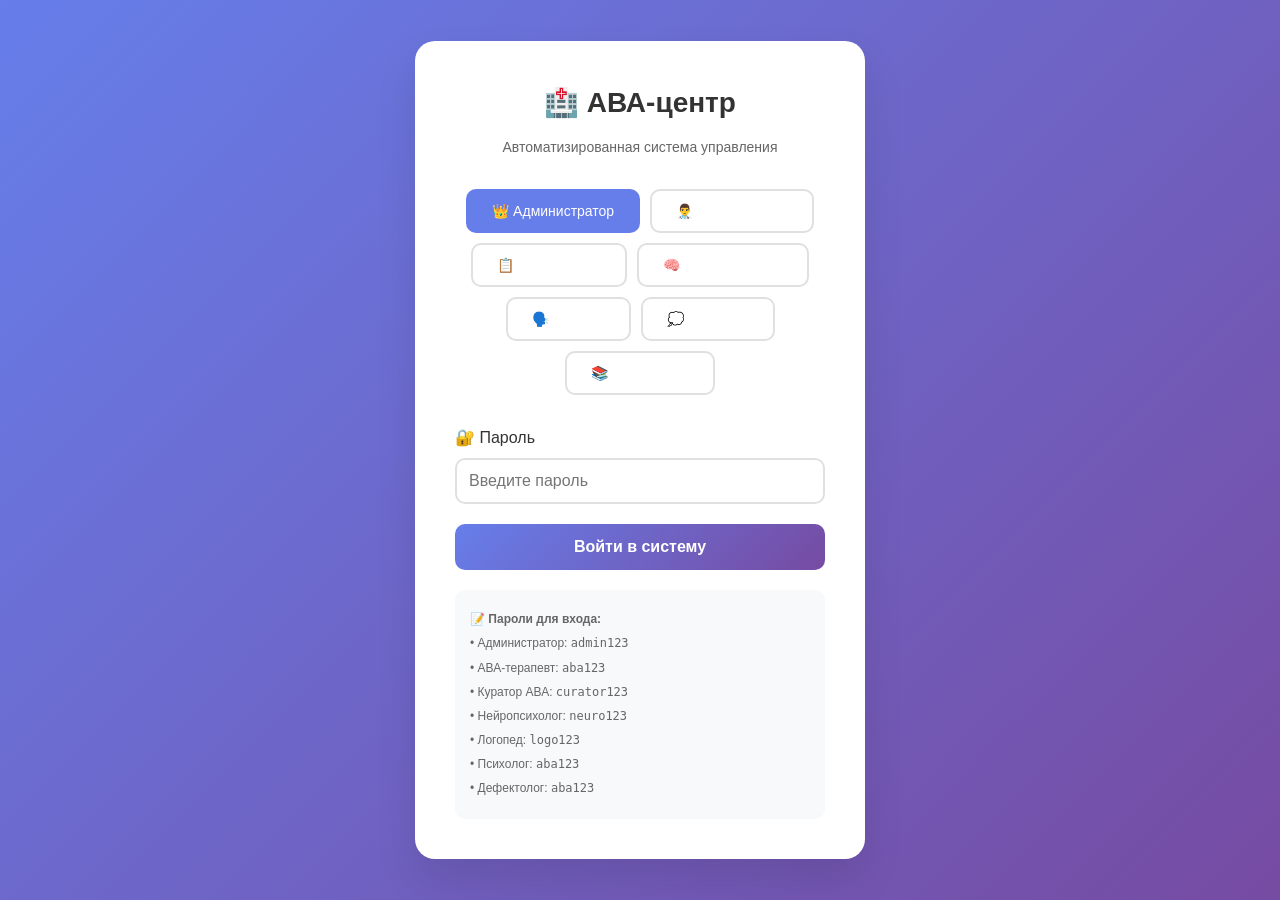
<file: index.html>
﻿<!DOCTYPE html>
<html lang="ru">
<head>
    <meta charset="UTF-8">
    <meta name="viewport" content="width=device-width, initial-scale=1.0">
    <title>АВА-центр - Вход в систему</title>
    <link rel="stylesheet" href="style.css">
    <style>
        body {
            font-family: 'Segoe UI', Tahoma, Geneva, Verdana, sans-serif;
            background: linear-gradient(135deg, #667eea 0%, #764ba2 100%);
            min-height: 100vh;
            display: flex;
            justify-content: center;
            align-items: center;
            margin: 0;
            padding: 20px;
        }
        .login-container {
            background: white;
            border-radius: 20px;
            box-shadow: 0 20px 40px rgba(0,0,0,0.1);
            padding: 40px;
            width: 100%;
            max-width: 450px;
        }
        .login-header { text-align: center; margin-bottom: 30px; }
        .login-header h1 { color: #333; font-size: 28px; margin-bottom: 10px; }
        .login-header p { color: #666; font-size: 14px; }
        .role-buttons { display: flex; flex-wrap: wrap; gap: 10px; margin-bottom: 30px; justify-content: center; }
        .role-btn { padding: 12px 24px; border: 2px solid #e0e0e0; background: white; border-radius: 10px; cursor: pointer; font-size: 14px; transition: all 0.3s; }
        .role-btn:hover { border-color: #667eea; background: #f8f9ff; }
        .role-btn.active { background: #667eea; border-color: #667eea; color: white; }
        .password-input { margin-bottom: 20px; }
        .password-input label { display: block; margin-bottom: 8px; color: #333; font-weight: 500; }
        .password-input input { width: 100%; padding: 12px; border: 2px solid #e0e0e0; border-radius: 10px; font-size: 16px; }
        .password-input input:focus { outline: none; border-color: #667eea; }
        .login-btn { width: 100%; padding: 14px; background: linear-gradient(135deg, #667eea 0%, #764ba2 100%); color: white; border: none; border-radius: 10px; font-size: 16px; font-weight: bold; cursor: pointer; transition: transform 0.2s; }
        .login-btn:hover { transform: translateY(-2px); }
        .error-message { color: #e74c3c; font-size: 14px; margin-top: 15px; text-align: center; display: none; }
        .info { margin-top: 20px; padding: 15px; background: #f8f9fa; border-radius: 10px; font-size: 12px; color: #666; }
        .info p { margin: 5px 0; }
    </style>
</head>
<body>
    <div class="login-container">
        <div class="login-header">
            <h1>🏥 АВА-центр</h1>
            <p>Автоматизированная система управления</p>
        </div>
        <div class="role-buttons">
            <button class="role-btn" data-role="admin">👑 Администратор</button>
            <button class="role-btn" data-role="aba_терапевт">👨‍⚕️ АВА-терапевт</button>
            <button class="role-btn" data-role="куратор_ава">📋 Куратор АВА</button>
            <button class="role-btn" data-role="нейропсихолог">🧠 Нейропсихолог</button>
            <button class="role-btn" data-role="логопед">🗣️ Логопед</button>
            <button class="role-btn" data-role="психолог">💭 Психолог</button>
            <button class="role-btn" data-role="дефектолог">📚 Дефектолог</button>
        </div>
        <div class="password-input">
            <label>🔐 Пароль</label>
            <input type="password" id="password" placeholder="Введите пароль">
        </div>
        <button class="login-btn" onclick="login()">Войти в систему</button>
        <div class="error-message" id="errorMessage">Неверный пароль. Попробуйте снова.</div>
        <div class="info">
            <p><strong>📝 Пароли для входа:</strong></p>
            <p>• Администратор: <code>admin123</code></p>
            <p>• АВА-терапевт: <code>aba123</code></p>
            <p>• Куратор АВА: <code>curator123</code></p>
            <p>• Нейропсихолог: <code>neuro123</code></p>
            <p>• Логопед: <code>logo123</code></p>
            <p>• Психолог: <code>aba123</code></p>
            <p>• Дефектолог: <code>aba123</code></p>
        </div>
    </div>
    <script>
        const rolePasswords = {
            'admin': 'admin123',
            'aba_терапевт': 'aba123',
            'куратор_ава': 'curator123',
            'нейропсихолог': 'neuro123',
            'логопед': 'logo123',
            'психолог': 'aba123',
            'дефектолог': 'aba123'
        };
        let selectedRole = 'admin';
        document.querySelectorAll('.role-btn').forEach(btn => {
            btn.addEventListener('click', function() {
                document.querySelectorAll('.role-btn').forEach(b => b.classList.remove('active'));
                this.classList.add('active');
                selectedRole = this.dataset.role;
            });
        });
        function login() {
            const password = document.getElementById('password').value;
            const errorDiv = document.getElementById('errorMessage');
            const storedPassword = localStorage.getItem(`password_${selectedRole}`);
            const validPassword = storedPassword || rolePasswords[selectedRole];
            if (validPassword === password) {
                localStorage.setItem('currentUser', JSON.stringify({
                    id: selectedRole === 'admin' ? 8 : (selectedRole === 'aba_терапевт' ? 1 : (selectedRole === 'куратор_ава' ? 3 : (selectedRole === 'нейропсихолог' ? 4 : (selectedRole === 'логопед' ? 5 : (selectedRole === 'психолог' ? 6 : 7))))),
                    role: selectedRole,
                    name: selectedRole === 'admin' ? 'Администратор' : (selectedRole === 'aba_терапевт' ? 'АВА-терапевт' : (selectedRole === 'куратор_ава' ? 'Куратор АВА' : (selectedRole === 'нейропсихолог' ? 'Нейропсихолог' : (selectedRole === 'логопед' ? 'Логопед' : (selectedRole === 'психолог' ? 'Психолог' : 'Дефектолог'))))),
                    loginTime: new Date().toISOString()
                }));
                window.location.href = 'dashboard.html';
            } else {
                errorDiv.style.display = 'block';
                setTimeout(() => { errorDiv.style.display = 'none'; }, 3000);
            }
        }
        document.getElementById('password').addEventListener('keypress', function(e) { if (e.key === 'Enter') login(); });
        document.querySelector('.role-btn').classList.add('active');
    </script>
</body>
</html>
</file>
<file: style.css>
﻿* {
    margin: 0;
    padding: 0;
    box-sizing: border-box;
}

body {
    font-family: -apple-system, BlinkMacSystemFont, 'Segoe UI', Roboto, 'Helvetica Neue', Arial, sans-serif;
    background: #f5f7fa;
    color: #333;
    line-height: 1.6;
}

/* Мобильная адаптация */
@media (max-width: 768px) {
    body {
        font-size: 14px;
    }
    
    .header {
        padding: 10px 15px !important;
        flex-direction: column;
        text-align: center;
    }
    
    .logo h1 {
        font-size: 20px !important;
    }
    
    .nav {
        padding: 10px !important;
        overflow-x: auto;
        white-space: nowrap;
        -webkit-overflow-scrolling: touch;
    }
    
    .nav a {
        display: inline-block;
        padding: 8px 12px !important;
        font-size: 13px !important;
    }
    
    .container {
        padding: 15px !important;
    }
    
    .card {
        padding: 15px !important;
        margin-bottom: 15px !important;
    }
    
    .filters {
        flex-direction: column;
        gap: 10px !important;
    }
    
    .filters select, .filters input {
        width: 100%;
    }
    
    table {
        font-size: 12px;
    }
    
    th, td {
        padding: 8px !important;
    }
    
    .stats-grid, .dashboard-stats {
        grid-template-columns: 1fr 1fr !important;
        gap: 10px !important;
    }
    
    .big-stat-number {
        font-size: 28px !important;
    }
    
    .modal-content {
        width: 95% !important;
        margin: 10px !important;
        padding: 20px !important;
    }
    
    .export-buttons {
        flex-direction: column;
    }
    
    .export-buttons button {
        width: 100%;
    }
}

/* Планшеты */
@media (min-width: 769px) and (max-width: 1024px) {
    .container {
        padding: 20px;
    }
    
    .stats-grid {
        grid-template-columns: repeat(2, 1fr);
    }
}

/* Десктоп */
@media (min-width: 1025px) {
    .container {
        max-width: 1400px;
        margin: 0 auto;
        padding: 30px;
    }
}

/* Шапка */
.header {
    background: white;
    box-shadow: 0 2px 10px rgba(0,0,0,0.1);
    padding: 15px 30px;
    display: flex;
    justify-content: space-between;
    align-items: center;
    flex-wrap: wrap;
    gap: 15px;
    position: sticky;
    top: 0;
    z-index: 100;
}

.logo h1 {
    font-size: 24px;
    color: #667eea;
}

.logo p {
    font-size: 12px;
    color: #666;
}

.user-info {
    display: flex;
    align-items: center;
    gap: 20px;
    flex-wrap: wrap;
}

.user-name {
    font-weight: bold;
    color: #667eea;
}

.logout-btn, .settings-btn {
    padding: 8px 16px;
    border: none;
    border-radius: 8px;
    cursor: pointer;
    transition: all 0.3s;
}

.logout-btn {
    background: #e74c3c;
    color: white;
}

.settings-btn {
    background: #3498db;
    color: white;
}

.logout-btn:hover {
    background: #c0392b;
}

.settings-btn:hover {
    background: #2980b9;
}

/* Навигация */
.nav {
    background: white;
    padding: 10px 30px;
    border-bottom: 1px solid #e0e0e0;
    display: flex;
    flex-wrap: wrap;
    gap: 5px;
    position: sticky;
    top: 70px;
    z-index: 99;
    overflow-x: auto;
}

.nav a {
    padding: 8px 16px;
    color: #666;
    text-decoration: none;
    border-radius: 8px;
    transition: all 0.3s;
    white-space: nowrap;
}

.nav a:hover {
    background: #f0f0f0;
}

.nav a.active {
    background: #667eea;
    color: white;
}

/* Контейнер */
.container {
    max-width: 1400px;
    margin: 0 auto;
    padding: 30px;
}

/* Карточки */
.card {
    background: white;
    border-radius: 12px;
    padding: 20px;
    margin-bottom: 20px;
    box-shadow: 0 2px 8px rgba(0,0,0,0.05);
}

.card h2 {
    margin-bottom: 15px;
    color: #333;
    font-size: 20px;
    border-left: 4px solid #667eea;
    padding-left: 12px;
}

/* Таблицы */
.table-container {
    overflow-x: auto;
}

table {
    width: 100%;
    border-collapse: collapse;
}

th, td {
    padding: 12px;
    text-align: left;
    border-bottom: 1px solid #e0e0e0;
}

th {
    background: #f8f9fa;
    font-weight: 600;
    color: #555;
}

tr:hover {
    background: #fafafa;
}

/* Формы */
.form-group {
    margin-bottom: 15px;
}

.form-group label {
    display: block;
    margin-bottom: 5px;
    font-weight: 500;
    color: #555;
}

.form-group input,
.form-group select,
.form-group textarea {
    width: 100%;
    padding: 10px;
    border: 1px solid #ddd;
    border-radius: 8px;
    font-size: 14px;
    font-family: inherit;
}

.form-group textarea {
    resize: vertical;
    min-height: 80px;
}

/* Кнопки */
button, .btn {
    padding: 10px 20px;
    background: #667eea;
    color: white;
    border: none;
    border-radius: 8px;
    cursor: pointer;
    font-size: 14px;
    transition: all 0.3s;
}

button:hover, .btn:hover {
    background: #5a67d8;
    transform: translateY(-1px);
}

.btn-danger {
    background: #e74c3c;
}

.btn-danger:hover {
    background: #c0392b;
}

.btn-success {
    background: #27ae60;
}

.btn-success:hover {
    background: #229954;
}

.btn-warning {
    background: #f39c12;
}

.btn-warning:hover {
    background: #e67e22;
}

/* Фильтры */
.filters {
    display: flex;
    flex-wrap: wrap;
    gap: 15px;
    margin-bottom: 20px;
    padding: 15px;
    background: white;
    border-radius: 12px;
}

.filters select, .filters input {
    padding: 8px 12px;
    border: 1px solid #ddd;
    border-radius: 6px;
}

/* Поиск */
.search-box {
    display: flex;
    gap: 10px;
    margin-bottom: 20px;
}

.search-box input {
    flex: 1;
    padding: 12px;
    border: 1px solid #ddd;
    border-radius: 8px;
    font-size: 16px;
}

/* Уведомления */
.alert {
    padding: 12px 16px;
    border-radius: 8px;
    margin-bottom: 20px;
}

.alert-success {
    background: #d4edda;
    color: #155724;
    border: 1px solid #c3e6cb;
}

.alert-error {
    background: #f8d7da;
    color: #721c24;
    border: 1px solid #f5c6cb;
}

.alert-info {
    background: #d1ecf1;
    color: #0c5460;
    border: 1px solid #bee5eb;
}

/* Модальные окна */
.modal {
    display: none;
    position: fixed;
    top: 0;
    left: 0;
    width: 100%;
    height: 100%;
    background: rgba(0,0,0,0.5);
    justify-content: center;
    align-items: center;
    z-index: 1000;
}

.modal-content {
    background: white;
    border-radius: 12px;
    padding: 30px;
    max-width: 500px;
    width: 90%;
    max-height: 80vh;
    overflow-y: auto;
}

.modal-header {
    display: flex;
    justify-content: space-between;
    align-items: center;
    margin-bottom: 20px;
}

.close-modal {
    font-size: 24px;
    cursor: pointer;
    color: #999;
}

/* Статистика */
.stats-grid {
    display: grid;
    grid-template-columns: repeat(auto-fit, minmax(200px, 1fr));
    gap: 20px;
    margin-bottom: 30px;
}

.stat-card {
    background: white;
    padding: 20px;
    border-radius: 12px;
    text-align: center;
    box-shadow: 0 2px 8px rgba(0,0,0,0.05);
}

.stat-number {
    font-size: 32px;
    font-weight: bold;
    color: #667eea;
}

.stat-label {
    color: #666;
    margin-top: 5px;
}

/* Анимации */
@keyframes slideIn {
    from {
        transform: translateX(100%);
        opacity: 0;
    }
    to {
        transform: translateX(0);
        opacity: 1;
    }
}

/* Чат */
.chat-container {
    display: flex;
    flex-direction: column;
    height: calc(100vh - 200px);
    min-height: 500px;
}

.chat-messages {
    flex: 1;
    overflow-y: auto;
    padding: 15px;
    background: #f8f9fa;
    border-radius: 12px;
}

.message {
    margin-bottom: 15px;
    display: flex;
    flex-direction: column;
}

.message-own {
    align-items: flex-end;
}

.message-other {
    align-items: flex-start;
}

.message-bubble {
    max-width: 70%;
    padding: 10px 15px;
    border-radius: 18px;
    word-wrap: break-word;
}

.message-own .message-bubble {
    background: #667eea;
    color: white;
    border-bottom-right-radius: 4px;
}

.message-other .message-bubble {
    background: white;
    color: #333;
    border-bottom-left-radius: 4px;
    box-shadow: 0 1px 2px rgba(0,0,0,0.1);
}

.message-time {
    font-size: 10px;
    color: #999;
    margin-top: 4px;
}

.chat-input {
    display: flex;
    gap: 10px;
    margin-top: 15px;
    padding: 10px;
    background: white;
    border-radius: 12px;
}

.chat-input input {
    flex: 1;
    padding: 12px;
    border: 1px solid #ddd;
    border-radius: 24px;
    font-size: 14px;
}

.chat-input button {
    padding: 10px 20px;
    border-radius: 24px;
}

/* Печать */
@media print {
    .header, .nav, .filters, button, .logout-btn, .settings-btn, .chat-input, .modal {
        display: none !important;
    }
    
    .container {
        padding: 0 !important;
    }
    
    .card {
        box-shadow: none !important;
        border: 1px solid #ddd !important;
        page-break-inside: avoid;
    }
}
</file>
